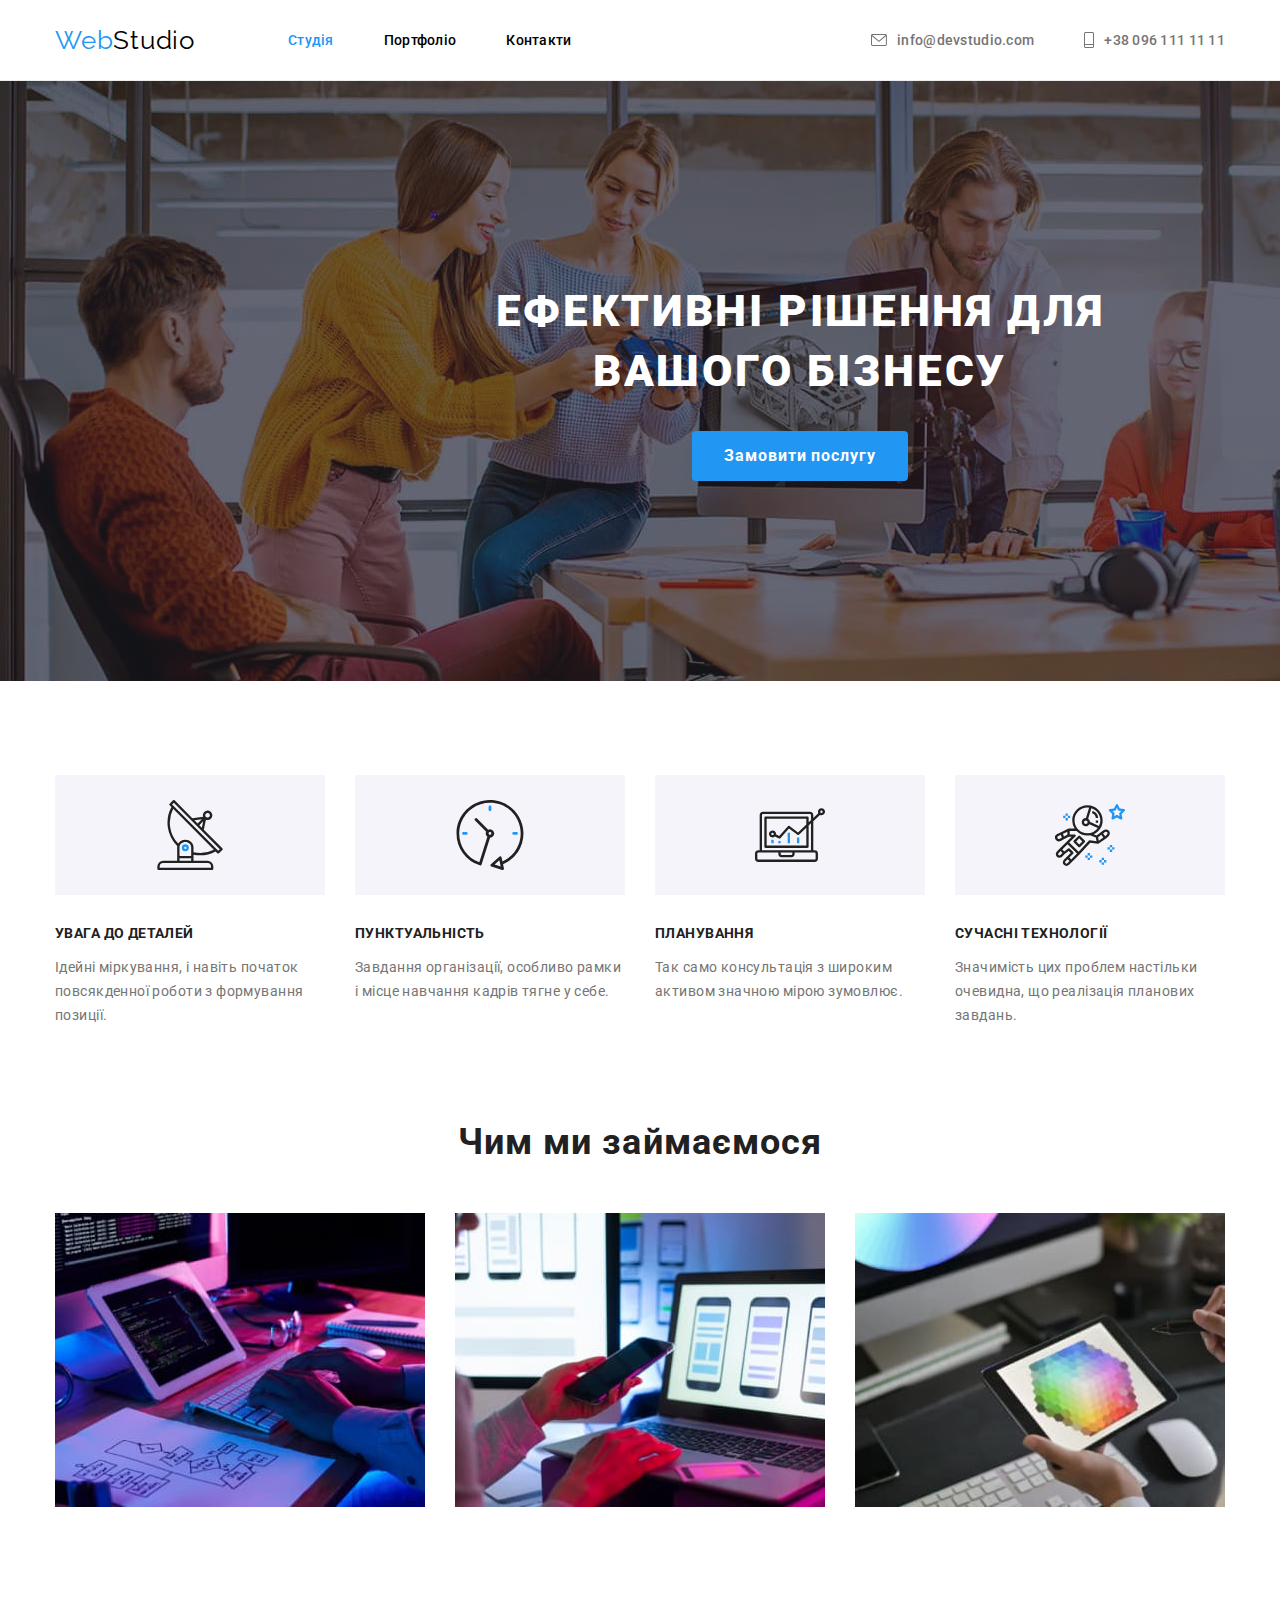
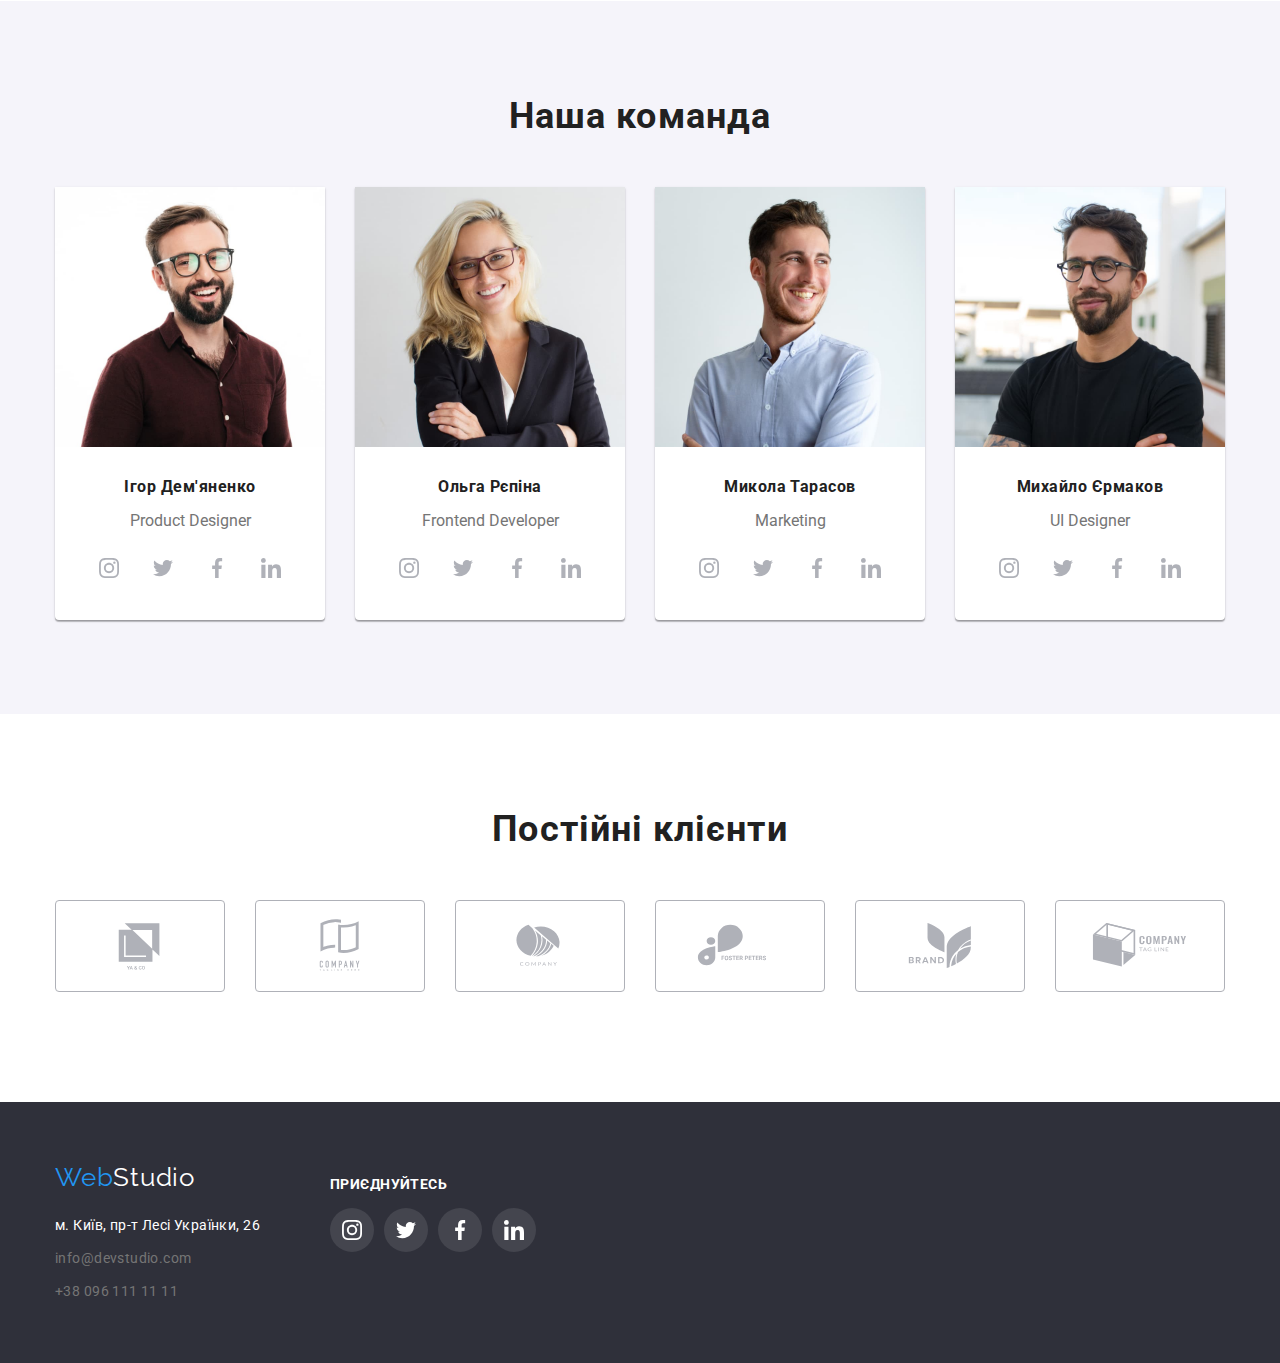
<file: index.html>
<!DOCTYPE html>
<html lang="en">
  <head>
    <meta charset="UTF-8" />
    <meta http-equiv="X-UA-Compatible" content="IE=edge" />
    <meta name="viewport" content="width=device-width, initial-scale=1.0" />
    <title>WebStudio</title>
    <link rel="stylesheet" href="./css/modern-normalize.css" />
    <link rel="stylesheet" href="./css/styles.css" />
    <link rel="preconnect" href="https://fonts.googleapis.com" />
    <link rel="preconnect" href="https://fonts.gstatic.com" crossorigin />
    <link
      href="https://fonts.googleapis.com/css2?family=Montserrat:wght@400;700&family=Raleway:wght@700&family=Roboto:wght@400;500;700;900&display=swap"
      rel="stylesheet"
    />
  </head>
  <body>
    <!-- Шапка -->

    <header class="header-line">
      <div class="container">
        <div class="container-header">
          <div class="logo">
            <a class="studio-logo decoration-link" href="./index.html">
              <span class="web-logo">Web</span>Studio</a
            >
          </div>
          <nav class="header-nav">
            <ul class="list-nav decoration-point">
              <li class="item">
                <a class="link decoration-link current" href="./index.html">Студія</a>
              </li>
              <li class="item">
                <a class="link decoration-link" href="./portfolio.html">Портфоліо</a>
              </li>
              <li class="item">
                <a class="link decoration-link" href="">Контакти</a>
              </li>
            </ul>
          </nav>
          <ul class="list-contact decoration-point">
            <li class="item">
              <a class="link decoration-link" href="mailto:info@devstudio.com">
                <svg class="icon-mail">
                  <use href="./images/icons.svg#icon-envelope"></use>
                </svg>
                info@devstudio.com</a
              >
            </li>
            <li class="item">
              <a class="link decoration-link" href="tel:+380961111111">
                <svg class="icon-smartphone">
                  <use href="./images/icons.svg#icon-smartphone"></use>
                </svg>
                +38 096 111 11 11</a
              >
            </li>
          </ul>
        </div>
      </div>
    </header>

    <!-- Контент -->

    <main>
      <!-- section hero -->
      <section class="section-hero">
        <div class="container">
          <h1 class="title-hero">
            ЕФЕКТИВНІ РІШЕННЯ ДЛЯ <br />
            ВАШОГО БІЗНЕСУ
          </h1>
          <button class="button-hero" type="button">Замовити послугу</button>
        </div>
      </section>

      <!-- section festures -->
      <section class="section-features">
        <div class="container">
          <h2 class="hiden">Особливості</h2>
          <ul class="list-features decoration-point">
            <li class="item">
              <div class="icon-position">
                <svg class="icon-antenna" width="70" height="70">
                  <use href="./images/icons.svg#icon-antenna"></use>
                </svg>
              </div>
              <h3 class="title-features">УВАГА ДО ДЕТАЛЕЙ</h3>
              <p class="paragraph-features">
                Ідейні міркування, і навіть початок повсякденної роботи з формування позиції.
              </p>
            </li>
            <li class="item">
              <div class="icon-position">
                <svg class="icon-clock" width="70" height="70">
                  <use href="./images/icons.svg#icon-clock"></use>
                </svg>
              </div>
              <h3 class="title-features">ПУНКТУАЛЬНІСТЬ</h3>
              <p class="paragraph-features">
                Завдання організації, особливо рамки і місце навчання кадрів тягне у себе.
              </p>
            </li>
            <li class="item">
              <div class="icon-position">
                <svg class="icon-diagram" width="70" height="70">
                  <use href="./images/icons.svg#icon-diagram"></use>
                </svg>
              </div>
              <h3 class="title-features">ПЛАНУВАННЯ</h3>
              <p class="paragraph-features">
                Так само консультація з широким активом значною мірою зумовлює.
              </p>
            </li>
            <li class="item">
              <div class="icon-position">
                <svg class="icon-astronaut" width="70" height="70">
                  <use href="./images/icons.svg#icon-astronaut"></use>
                </svg>
              </div>
              <h3 class="title-features">СУЧАСНІ ТЕХНОЛОГІЇ</h3>
              <p class="paragraph-features">
                Значимість цих проблем настільки очевидна, що реалізація планових завдань.
              </p>
            </li>
          </ul>
        </div>
      </section>

      <!-- section works -->
      <section class="section-works">
        <div class="container">
          <h2 class="title">Чим ми займаємося</h2>
          <ul class="list-works decoration-point">
            <li class="item-works"><img src="./img/writing-code.jpg" alt="написання коду" /></li>
            <li class="item-works"><img src="./img/design.jpg" alt="дизайн" /></li>
            <li class="item-works"><img src="./img/color-choice.jpg" alt="вибір кольору" /></li>
          </ul>
        </div>
      </section>

      <!-- section team -->
      <section class="section section-team">
        <div class="container">
          <h2 class="title">Наша команда</h2>
          <ul class="list-team decoration-point">
            <li class="item-team">
              <img src="./img/Ihor-Demyanenko.jpg" alt="Ігор Дем'яненко" width="270" />
              <h3 class="title-team">Ігор Дем'яненко</h3>
              <p class="paragraph-team">Product Designer</p>
              <ul class="team-contacts decoration-point">
                <li>
                  <a class="icon-size" href="">
                      <svg class="icon-instagram" width="20" height="20">
                        <use href="./images/icons.svg#icon-instagram"></use>
                      </svg>
                  </a>
                </li>
                <li>
                  <a class="icon-size" href="">
                      <svg class="icon-twitter" width="20" height="20">
                        <use href="./images/icons.svg#icon-twitter"></use>
                      </svg>
                  </a>
                </li>
                <li>
                  <a class="icon-size" href="">
                      <svg class="icon-facebook" width="20" height="20">
                        <use href="./images/icons.svg#icon-facebook"></use>
                      </svg>
                  </a>
                </li>
                <li>
                  <a class="icon-size" href="">
                      <svg class="icon-linkedin" width="20" height="20">
                        <use href="./images/icons.svg#icon-linkedin"></use>
                      </svg>
                  </a>
                </li>
              </ul>
            </li>
            <li class="item-team">
              <img src="./img/Olga-Repina.jpg" alt="Ольга Рєпіна" width="270" />
              <h3 class="title-team">Ольга Рєпіна</h3>
              <p class="paragraph-team">Frontend Developer</p>
              <ul class="team-contacts decoration-point">
                <li>
                  <a class="icon-size" href="">
                      <svg class="icon-instagram" width="20" height="20">
                        <use href="./images/icons.svg#icon-instagram"></use>
                      </svg>
                  </a>
                </li>
                <li>
                  <a class="icon-size" href="">
                      <svg class="icon-twitter" width="20" height="20">
                        <use href="./images/icons.svg#icon-twitter"></use>
                      </svg>
                  </a>
                </li>
                <li>
                  <a class="icon-size" href="">
                      <svg class="icon-facebook" width="20" height="20">
                        <use href="./images/icons.svg#icon-facebook"></use>
                      </svg>
                  </a>
                </li>
                <li>
                  <a class="icon-size" href="">
                      <svg class="icon-linkedin" width="20" height="20">
                        <use href="./images/icons.svg#icon-linkedin"></use>
                      </svg>
                  </a>
                </li>
              </ul>
            </li>
            <li class="item-team">
              <img src="./img/Mykola-Tarasov.jpg" alt="Микола Тарасов" width="270" />
              <h3 class="title-team">Микола Тарасов</h3>
              <p class="paragraph-team">Marketing</p>
              <ul class="team-contacts decoration-point">
                <li>
                  <a class="icon-size" href="">
                      <svg class="icon-instagram" width="20" height="20">
                        <use href="./images/icons.svg#icon-instagram"></use>
                      </svg>
                  </a>
                </li>
                <li>
                  <a class="icon-size" href="">
                      <svg class="icon-twitter" width="20" height="20">
                        <use href="./images/icons.svg#icon-twitter"></use>
                      </svg>
                  </a>
                </li>
                <li>
                  <a class="icon-size" href="">
                      <svg class="icon-facebook" width="20" height="20">
                        <use href="./images/icons.svg#icon-facebook"></use>
                      </svg>
                  </a>
                </li>
                <li>
                  <a class="icon-size" href="">
                      <svg class="icon-linkedin" width="20" height="20">
                        <use href="./images/icons.svg#icon-linkedin"></use>
                      </svg>
                  </a>
                </li>
              </ul>
            </li>
            <li class="item-team">
              <img src="./img/Mykhailo-Yermakov.jpg" alt="Михайло Єрмаков" width="270" />
              <h3 class="title-team">Михайло Єрмаков</h3>
              <p class="paragraph-team">UI Designer</p>
              <ul class="team-contacts decoration-point">
                <li>
                  <a class="icon-size" href="">
                      <svg class="icon-instagram" width="20" height="20">
                        <use href="./images/icons.svg#icon-instagram"></use>
                      </svg>
                  </a>
                </li>
                <li>
                  <a class="icon-size" href="">
                      <svg class="icon-twitter" width="20" height="20">
                        <use href="./images/icons.svg#icon-twitter"></use>
                      </svg>
                  </a>
                </li>
                <li>
                  <a class="icon-size" href="">
                      <svg class="icon-facebook" width="20" height="20">
                        <use href="./images/icons.svg#icon-facebook"></use>
                      </svg>
                  </a>
                </li>
                <li>
                  <a class="icon-size" href="">
                      <svg class="icon-linkedin" width="20" height="20">
                        <use href="./images/icons.svg#icon-linkedin"></use>
                      </svg>
                  </a>
                </li>
              </ul>
            </li>
          </ul>
        </div>
      </section>
      <section class="company-client">
        <div class="container">
          <h2 class="title">Постійні клієнти</h2>
          <ul class="companies decoration-point">
            <li><a class="icon-styles" href="">
                      <svg class="icon-ya--co" width="106" height="60">
                        <use href="./images/icons.svg#icon-ya--co"></use>
                      </svg>
            </a></li>
            <li><a class="icon-styles" href="">
                      <svg class="icon-company-tagline-here" width="106" height="60">
                        <use href="./images/icons.svg#icon-company-tagline-here"></use>
                      </svg>
            </a></li>
            <li><a class="icon-styles" href="">
                      <svg class="icon-company" width="106" height="60">
                        <use href="./images/icons.svg#icon-company"></use>
                      </svg>
            </a></li>
            <li><a class="icon-styles" href="">
                      <svg class="icon-fosters-peters" width="106" height="60">
                        <use href="./images/icons.svg#icon-fosters-peters"></use>
                      </svg>
            </a></li>
            <li><a class="icon-styles" href="">
                      <svg class="icon-brand" width="106" height="60">
                        <use href="./images/icons.svg#icon-brand"></use>
                      </svg>
            </a></li>
            <li><a class="icon-styles" href="">
                      <svg class="icon-company-tagline" width="106" height="60">
                        <use href="./images/icons.svg#icon-company-tagline"></use>
                      </svg>
            </a></li>
          </ul>
        </div>
      </section>
    </main>

    <!-- Підвал -->

    <footer>
      <div class="set-footer">
        <div class="container container-footer">
          <div class="logo-address">
            <div class="logo-footer">
              <a class="studio-logo-footer decoration-link" href="./index.html">
                <span class="web-logo">Web</span>Studio</a
              >
            </div>
            <address>
              <ul class="list-contact-address decoration-point">
                <li class="styles-link">
                  <a
                    class="link-address style-address decoration-link"
                    href="https://goo.gl/maps/E6FotYMbGwr5JEnZ7"
                    target="_blank"
                    rel="noopener nofollow noreferrer"
                    >м. Київ, пр-т Лесі Українки, 26</a
                  >
                </li>
                <li class="styles-link">
                  <a
                    class="contact-link-address style-address decoration-link"
                    href="mailto:info@devstudio.com"
                    >info@devstudio.com</a
                  >
                </li>
                <li class="styles-link">
                  <a
                    class="contact-link-address style-address decoration-link"
                    href="tel:+380961111111"
                    >+38 096 111 11 11</a
                  >
                </li>
              </ul>
            </address>
          </div>
          <div class="footer-contacts-link">
            <p>ПРИЄДНУЙТЕСЬ</p>
            <ul class="style-contacts-link decoration-point">
              <li>
                <a class="icon-size icon-size-footer" href="">
                    <svg class="icon-instagram" width="20" height="20">
                      <use href="./images/icons.svg#icon-instagram"></use>
                    </svg>
                </a>
              </li>
              <li>
                <a class="icon-size icon-size-footer" href="">
                    <svg class="icon-twitter" width="20" height="20">
                      <use href="./images/icons.svg#icon-twitter"></use>
                    </svg>
                </a>
              </li>
              <li>
                <a class="icon-size icon-size-footer" href="">
                    <svg class="icon-facebook" width="20" height="20">
                      <use href="./images/icons.svg#icon-facebook"></use>
                    </svg>
                </a>
              </li>
              <li>
                <a class="icon-size icon-size-footer" href="">
                    <svg class="icon-linkedin" width="20" height="20">
                      <use href="./images/icons.svg#icon-linkedin"></use>
                    </svg>
                </a>
              </li>
            </ul>
          </div>
        </div>
      </div>
    </footer>
  </body>
</html>
</file>
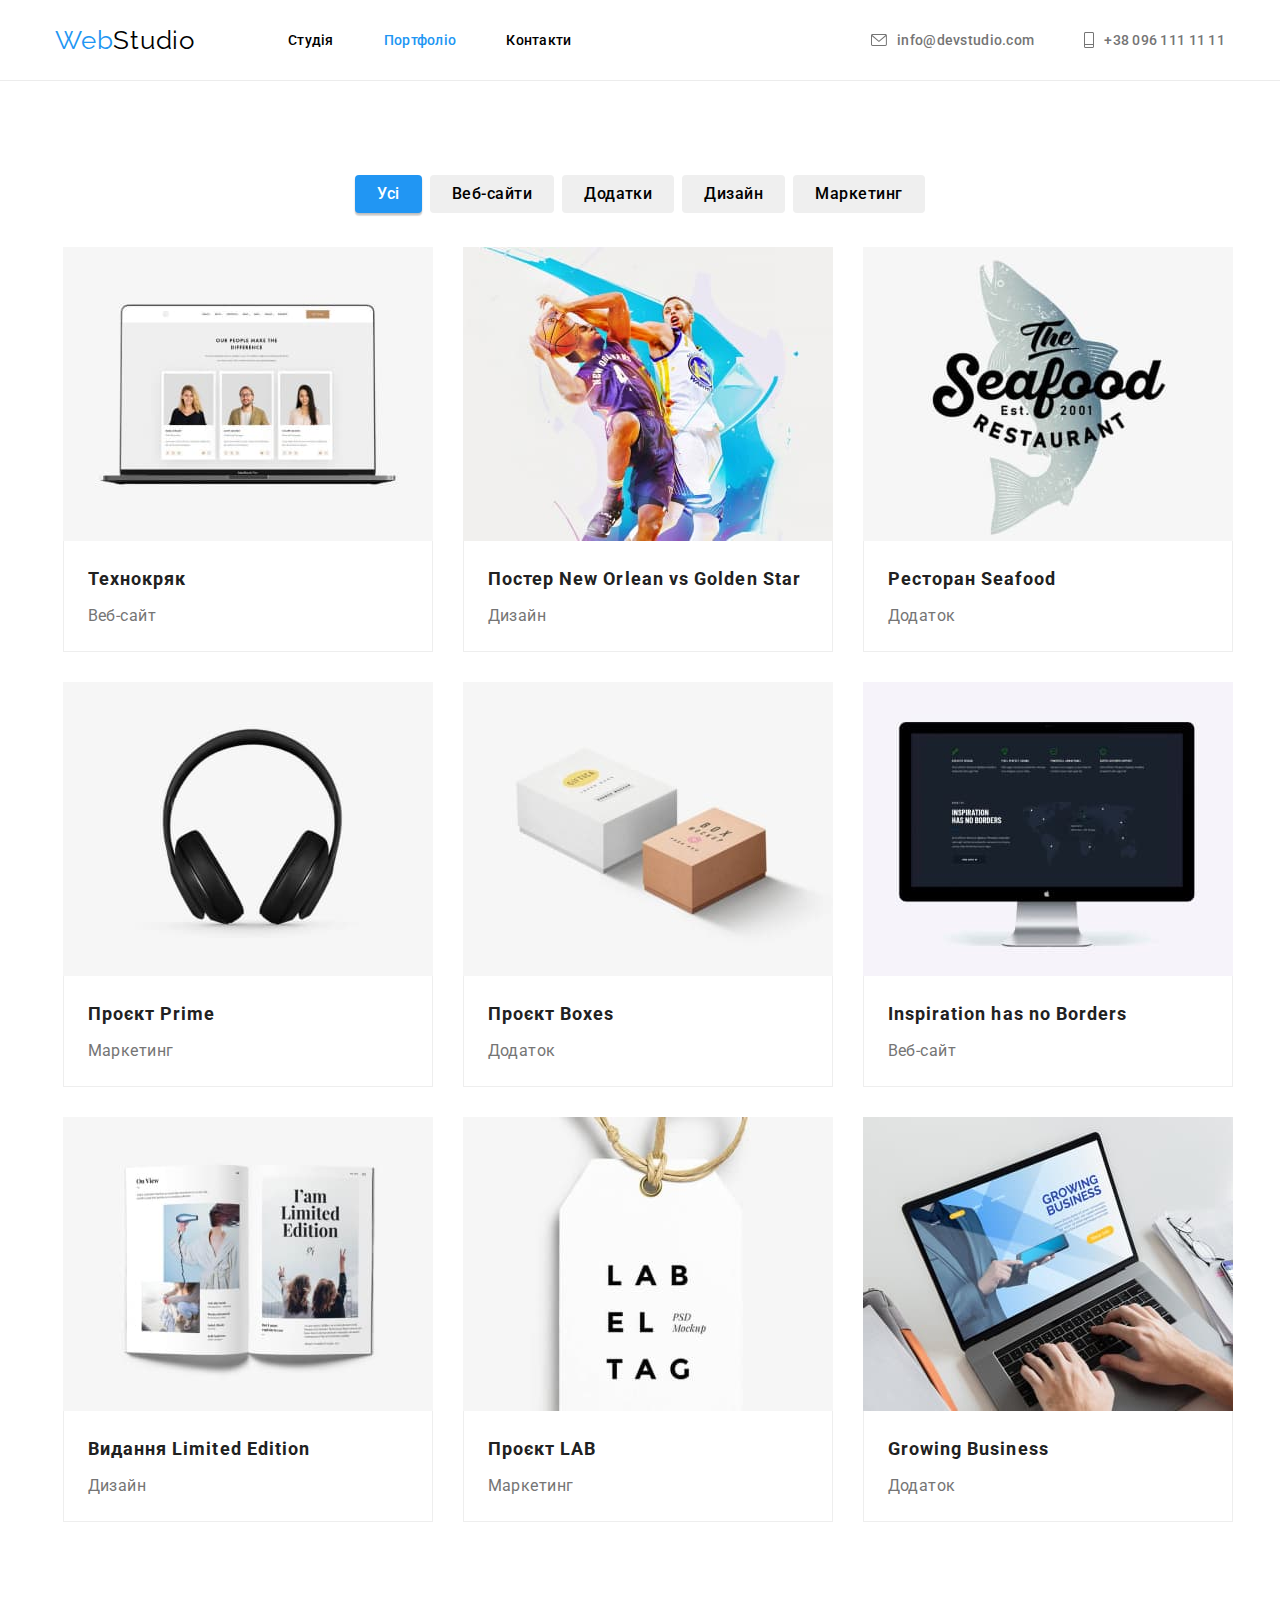
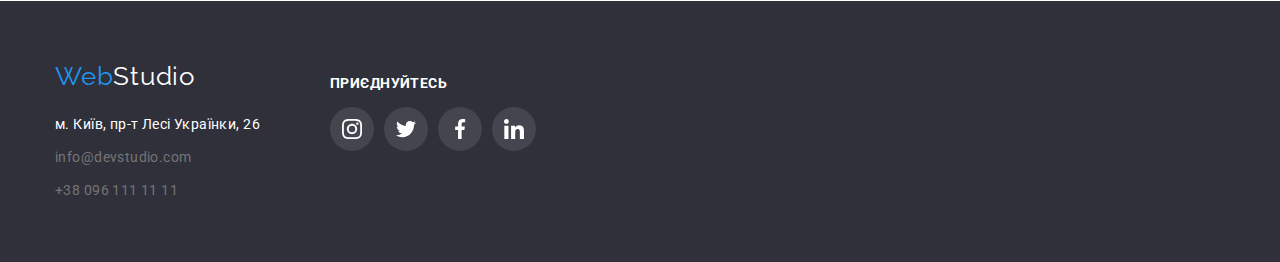
<file: portfolio.html>
<!DOCTYPE html>
<html lang="en">
  <head>
    <meta charset="UTF-8" />
    <meta http-equiv="X-UA-Compatible" content="IE=edge" />
    <meta name="viewport" content="width=device-width, initial-scale=1.0" />
    <title>Портфоліо</title>
    <link rel="stylesheet" href="./css/modern-normalize.css" />
    <link rel="stylesheet" href="./css/styles.css" />
    <link rel="preconnect" href="https://fonts.googleapis.com" />
    <link rel="preconnect" href="https://fonts.gstatic.com" crossorigin />
    <link
      href="https://fonts.googleapis.com/css2?family=Montserrat:wght@400;700&family=Raleway:wght@700&family=Roboto:wght@400;500;700;900&display=swap"
      rel="stylesheet"
    />
  </head>
  <body>
    <!-- шапка -->

    <header class="header-line">
      <div class="container">
        <div class="container-header">
          <div class="logo">
            <a class="studio-logo decoration-link" href="./index.html">
              <span class="web-logo">Web</span>Studio</a
            >
          </div>
          <nav class="header-nav">
            <ul class="list-nav decoration-point">
              <li class="item">
                <a class="link decoration-link" href="./index.html">Студія</a>
              </li>
              <li class="item">
                <a class="link decoration-link current" href="./portfolio.html">Портфоліо</a>
              </li>
              <li class="item">
                <a class="link decoration-link" href="">Контакти</a>
              </li>
            </ul>
          </nav>
          <ul class="list-contact decoration-point">
            <li class="item">
              <a class="link decoration-link" href="mailto:info@devstudio.com">
                <svg class="icon-mail">
                  <use href="./images/icons.svg#icon-envelope"></use>
                </svg>
                info@devstudio.com</a
              >
            </li>
            <li class="item">
              <a class="link decoration-link" href="tel:+380961111111">
                <svg class="icon-smartphone">
                  <use href="./images/icons.svg#icon-smartphone"></use>
                </svg>
                +38 096 111 11 11</a
              >
            </li>
          </ul>
        </div>
      </div>
    </header>

    <!-- контент -->
    <main>
      <section class="section section-portfolio">
        <div class="container">
          <h1 class="hiden">Портфоліо</h1>
          <ul class="list-filter-portfolio decoration-point">
            <li class="button-filter">
              <button class="item-button item-one" type="button">Усі</button>
            </li>
            <li class="button-filter">
              <button class="item-button" type="button">Веб-сайти</button>
            </li>
            <li class="button-filter">
              <button class="item-button" type="button">Додатки</button>
            </li>
            <li class="button-filter">
              <button class="item-button" type="button">Дизайн</button>
            </li>
            <li class="button-filter">
              <button class="item-button" type="button">Маркетинг</button>
            </li>
          </ul>
          <ul class="list-portfolio decoration-point">
            <li class="item-portfolio">
              <a class="link-shadow decoration-link" href="">
                  <img src="./img/notebook.jpg" alt="notebook" width="370" />
                <div class="card-discription">
                  <h2 class="title-portfolio">Технокряк</h2>
                  <p class="paragraph-portfolio">Веб-сайт</p>
                  <p class="paragraph-hiden">
                    Lorem ipsum dolor sit amet, consectetur adipisicing elit.
                  </p>
                </div>
              </a>
            </li>
            <li class="item-portfolio">
              <a class="link-shadow decoration-link" href="">
                <img
                  src="./img/basketball-players.jpg"
                  alt="poster with the image of basketball players"
                  height="294" width="370"
                />
                <div class="card-discription">
                  <h2 class="title-portfolio">Постер New Orlean vs Golden Star</h2>
                  <p class="paragraph-portfolio">Дизайн</p>
                  <p class="paragraph-hiden">
                    Lorem ipsum dolor sit amet, consectetur adipisicing elit.
                  </p>
                </div>
              </a>
            </li>
            <li class="item-portfolio">
              <a class="link-shadow decoration-link" href="">
                <img
                  src="./img/logotype-the-seafood.jpg"
                  alt="logotype 'the seafood'"
                  width="370"
                />
                <div class="card-discription">
                  <h2 class="title-portfolio">Ресторан Seafood</h2>
                  <p class="paragraph-portfolio">Додаток</p>
                  <p class="paragraph-hiden">
                    Lorem ipsum dolor sit amet, consectetur adipisicing elit.
                  </p>
                </div>
              </a>
            </li>
            <li class="item-portfolio">
              <a class="link-shadow decoration-link" href="">
                <img src="./img/headphone.jpg" alt="headphone" width="370" />
                <div class="card-discription">
                  <h2 class="title-portfolio">Проєкт Prime</h2>
                  <p class="paragraph-portfolio">Маркетинг</p>
                  <p class="paragraph-hiden">
                    Lorem ipsum dolor sit amet, consectetur adipisicing elit.
                  </p>
                </div>
              </a>
            </li>
            <li class="item-portfolio">
              <a class="link-shadow decoration-link" href="">
                <img src="./img/two-box.jpg" alt="two box" width="370" />
                <div class="card-discription">
                  <h2 class="title-portfolio">Проєкт Boxes</h2>
                  <p class="paragraph-portfolio">Додаток</p>
                  <p class="paragraph-hiden">
                    Lorem ipsum dolor sit amet, consectetur adipisicing elit.
                  </p>
                </div>
              </a>
            </li>
            <li class="item-portfolio">
              <a class="link-shadow decoration-link" href="">
                <img
                  src="./img/monitor.jpg"
                  alt="a monitor with an image of statistics"
                  width="370"
                />
                <div class="card-discription">
                  <h2 class="title-portfolio">Inspiration has no Borders</h2>
                  <p class="paragraph-portfolio">Веб-сайт</p>
                  <p class="paragraph-hiden">
                    Lorem ipsum dolor sit amet, consectetur adipisicing elit.
                  </p>
                </div>
              </a>
            </li>
            <li class="item-portfolio">
              <a class="link-shadow decoration-link" href="">
                <img src="./img/book.jpg" alt="book" width="370" />
                <div class="card-discription">
                  <h2 class="title-portfolio">Видання Limited Edition</h2>
                  <p class="paragraph-portfolio">Дизайн</p>
                  <p class="paragraph-hiden">
                    Lorem ipsum dolor sit amet, consectetur adipisicing elit.
                  </p>
                </div>
              </a>
            </li>
            <li class="item-portfolio">
              <a class="link-shadow decoration-link" href="">
                <img
                  src="./img/label.jpg"
                  alt="a label with an inscription 'lab el tag psd mockup'"
                  width="370"
                />
                <div class="card-discription">
                  <h2 class="title-portfolio">Проєкт LAB</h2>
                  <p class="paragraph-portfolio">Маркетинг</p>
                  <p class="paragraph-hiden">
                    Lorem ipsum dolor sit amet, consectetur adipisicing elit.
                  </p>
                </div>
              </a>
            </li>
            <li class="item-portfolio">
              <a class="link-shadow decoration-link" href="">
                <img
                  src="./img/laptop.jpg"
                  alt="a laptop on which the background of the application is depicted 'Growing Business'"
                  width="370"
                />
                <div class="card-discription">
                  <h2 class="title-portfolio">Growing Business</h2>
                  <p class="paragraph-portfolio">Додаток</p>
                  <p class="paragraph-hiden">
                    Lorem ipsum dolor sit amet, consectetur adipisicing elit.
                  </p>
                </div>
              </a>
            </li>
          </ul>
        </div>
      </section>
    </main>

    <!-- Підвал -->

    <footer>
      <div class="set-footer">
        <div class="container container-footer">
          <div class="logo-address">
            <div class="logo-footer">
              <a class="studio-logo-footer decoration-link" href="./index.html">
                <span class="web-logo">Web</span>Studio</a
              >
            </div>
            <address>
              <ul class="list-contact-address decoration-point">
                <li class="styles-link">
                  <a
                    class="link-address style-address decoration-link"
                    href="https://goo.gl/maps/E6FotYMbGwr5JEnZ7"
                    target="_blank"
                    rel="noopener nofollow noreferrer"
                    >м. Київ, пр-т Лесі Українки, 26</a
                  >
                </li>
                <li class="styles-link">
                  <a
                    class="contact-link-address style-address decoration-link"
                    href="mailto:info@devstudio.com"
                    >info@devstudio.com</a
                  >
                </li>
                <li class="styles-link">
                  <a
                    class="contact-link-address style-address decoration-link"
                    href="tel:+380961111111"
                    >+38 096 111 11 11</a
                  >
                </li>
              </ul>
            </address>
          </div>
          <div class="footer-contacts-link">
            <p>ПРИЄДНУЙТЕСЬ</p>
            <ul class="style-contacts-link decoration-point">
              <li>
                <a class="icon-size icon-size-footer" href="">
                    <svg class="icon-instagram" width="20" height="20">
                      <use href="./images/icons.svg#icon-instagram"></use>
                    </svg>
                </a>
              </li>
              <li>
                <a class="icon-size icon-size-footer" href="">
                    <svg class="icon-twitter" width="20" height="20">
                      <use href="./images/icons.svg#icon-twitter"></use>
                    </svg>
                </a>
              </li>
              <li>
                <a class="icon-size icon-size-footer" href="">
                    <svg class="icon-facebook" width="20" height="20">
                      <use href="./images/icons.svg#icon-facebook"></use>
                    </svg>
                </a>
              </li>
              <li>
                <a class="icon-size icon-size-footer" href="">
                    <svg class="icon-linkedin" width="20" height="20">
                      <use href="./images/icons.svg#icon-linkedin"></use>
                    </svg>
                </a>
              </li>
            </ul>
          </div>
        </div>
      </div>
    </footer>
  </body>
</html>
</file>
<file: css/styles.css>
/* ----------------------------(color-variables)------------------------------ */
:root {
  --blue-color: #2196f3;
  --white-color: #fff;
  --black-color: #000;
  --gray-color: #757575;
  --gray-team-contacts-color: #AFB1B8;
  --black-text-color: #212121;
  --white-background-color: #f5f5f5;
  --white-background-team-color:#F5F4FA;
  --card-border-color: #EEEEEE;
  --gray-background-color: #2f303a;
  --card-shadow-team: 0px 1px 3px rgba(0, 0, 0, 0.12), 0px 1px 1px rgba(0, 0, 0, 0.14),
    0px 2px 1px rgba(0, 0, 0, 0.2);
  --card-shadow-filter: 0px 3px 1px rgba(0, 0, 0, 0.1), 0px 1px 2px rgba(0, 0, 0, 0.08),
    0px 2px 2px rgba(0, 0, 0, 0.12);
  --card-shadow-hight: 0px 1px 1px rgba(0, 0, 0, 0.12), 0px 4px 4px rgba(0, 0, 0, 0.06), 1px 4px 16px rgba(0, 0, 0, 0.16);
  --border-test: 1px solid tomato;
}

/* BODY */

body {
  font-family: 'roboto', 'montserrat', sans-serif;
  color: var(--black-color);
}

img {
  display: block;
}

.decoration-link {
  text-decoration: none;
  color: var(--black-color);
}

.decoration-point {
  list-style: none;
  padding: 0;
}

/* text hiden */

.hiden {
  position: absolute;
  width: 1px;
  height: 1px;
  margin: -1px;
  border: 0;
  padding: 0;

  white-space: nowrap;
  clip-path: inset(100%);
  clip: rect(0 0 0 0);
  overflow: hidden;
}
/* відступ */

.conteiner-header-footer {
  margin: 0 auto;
}

.container {
  width: 1200px;
  padding-left: 15px;
  padding-right: 15px;
  margin-left: auto;
  margin-right: auto;
  /* test border */
  /* border: var(--border-test);  */
}

.header-line {
  border-bottom: 1px solid #ECECEC;
}
/* ----------------------------------------HEADER-------------------------------- */
.container-header {
  display: flex;
  align-items: center;
}

.logo {
  margin-right: 93px;
}

.studio-logo {
  font-family: 'raleway', sans-serif;
  font-size: 26px;
  line-height: calc(31 / 26);
  letter-spacing: 0.03em;
  box-sizing: border-box;
  align-items: center;
  padding-top: 24px;
  padding-bottom: 25px;
}

.list-contact,
.list-nav {
  font-weight: 500;
  font-size: 14px;
  line-height: calc(16 / 14);
  letter-spacing: 0.02em;
  color: var(--black-text-color);
}

.list-nav {
  display: flex;
  margin: 0;
}

.list-nav .item:not(:last-child) {
  margin-right: 50px;
}


.link {
  display: flex;
  padding-top: 32px;
  padding-bottom: 32px;
  cursor: pointer;
  align-items: center;
}

.list-contact .link{
  color: var(--gray-color);
}

.list-contact {
  display: flex;
  margin-left: auto;
  margin-top: 0;
  margin-bottom: 0;
  color: var(--gray-color);
}

.icon-mail {
  display: inline;
  width: 16px;
  height: 12px;
  fill: currentColor;
  margin-right: 10px;
}

.icon-smartphone {
  width: 10px;
  height: 16px;
  fill: currentColor;
  margin-right: 10px;
}

.list-contact .item:not(:last-child) {
  margin-right: 50px;
}

.web-logo {
  color: var(--blue-color);
}

.current {
  color: var(--blue-color);
}

.item .link:hover,
.item .link:focus {
  color: var(--blue-color);
}

.item .link:active {
  color: var(--gray-color);
}

/* ---------------------------------------------------------------------- */
/* ----------------------------------MAIN-------------------------------- */

/* ==================================MAIN-1============================== */

/* SECTION HERO */

.section-hero {
  background-color: var(--gray-background-color);
  padding-top: 200px;
  padding-bottom: 200px;
  width: 1600px;
  margin: 0 auto;
  background-image: linear-gradient(rgba(47, 48, 58, 0.4),rgba(47, 48, 58, 0.4)), url("../img/hero.jpg");
}

.title-hero {
  font-weight: 900;
  font-size: 44px;
  line-height: calc(60 / 44);
  text-align: center;
  letter-spacing: 0.06em;
  text-transform: uppercase;
  color: var(--white-color);
  margin: 0 auto;
  margin-bottom: 30px;
}

.button-hero {
  color: var(--white-color);
  background-color: var(--blue-color);
  font-weight: 700;
  font-size: 16px;
  line-height: calc(30 / 16);
  letter-spacing: 0.06em;
  padding: 10px 32px;
  border: 0;
  border-radius: 4px;
  display: flex;
  margin: auto;
  cursor: pointer;
}

.button-hero:hover,
.button-hero:focus {
  color: var(--black-color);
  background-color: var(--white-color);
}

/* SECTION FEATURES */

.section-features {
  padding-top: 94px;
  
}

.list-features .item {
  width: 270px;
  padding: 0;
}

.title-features {
  font-size: 14px;
  line-height: calc(16 / 14);
  letter-spacing: 0.03em;
  text-transform: uppercase;
  color: var(--black-text-color);
  margin-top: 30px;
}

.paragraph-features {
  font-size: 14px;
  line-height: calc(24 / 14);
  letter-spacing: 0.03em;
  color: var(--gray-color);
  margin-top: 0;
  margin-bottom: 0;
}

.list-features {
  display: flex;
  justify-content: center;
  gap: 30px;
  margin-top: 0;
  margin-bottom: 0;
}

.icon-position {
  display: flex;
  justify-content: center;
  align-items: center;
  width: 270px;
  height: 120px;
  background-color: var(--white-background-team-color);
}

/* TITLE (заголовки) */

.title {
  font-size: 36px;
  line-height: calc(42 / 36);
  text-align: center;
  letter-spacing: 0.03em;
  margin-top: 0;
  margin-bottom: 50px;
  color: var(--black-text-color);
}

/* WORKS */

.section-works {
  padding-top:94px;
  padding-bottom: 94px;
}

.list-works {
  height: 294px;
  display: flex;
  justify-content: center;
  margin-top: 0;
  margin-bottom: 0;
}

.item-works:not(:first-child) {
  padding-left: 30px;
}

/* TEAM */

.section-team {
  padding-top: 94px;
  padding-bottom: 94px;
  background-color: var(--white-background-team-color);
  color: var(--black-text-color);
}

.title-team {
  margin-top: 30px;
  font-size: 16px;
  line-height: calc(19 / 16);
  letter-spacing: 0.03em;
}

.list-team {
  display: flex;
  justify-content: center;
  margin-top: 0;
  margin-bottom: 0;
}

.item-team {
  display: block;
  text-align: center;
  margin: 15px;
  margin-top: 0;
  margin-bottom: 0;
  box-shadow: var(--card-shadow-team);
  border-radius: 0px 0px 4px 4px;
  background-color: var(--white-color);
  
}

.paragraph-team {
  color: var(--gray-color);
}

.team-contacts {
  display: inline-flex;
  gap: 10px;
  margin-bottom: 30px;
}

.icon-size {
  display: inline-flex;
  justify-content: center;
  align-items: center;
  width: 44px;
  height: 44px;
  fill: var(--gray-team-contacts-color);
  border-radius: 50%;
}

.icon-size:hover,
.icon-size:focus {
  background-color: var(--blue-color);
  fill: var(--white-color);
}

/* SECTION COMPANY CLIENT */

.company-client {
  padding-top: 94px;
  padding-bottom: 94px;
  text-align: center;
}

.companies{
  display: flex;
  justify-content: center;
  gap: 30px;
}

.icon-styles {
  display: inline-flex;
  justify-content: center;
  align-items: center;
  width: 170px;
  height: 92px;
  border: 1px solid #AFB1B8;
  border-radius: 4px;
  fill: var(--gray-team-contacts-color);
}

.icon-styles:hover,
.icon-styles:focus {
  border: 1px solid var(--blue-color);
  fill: var(--blue-color);
}
/* ==================================MAIN-2================================= */

/* PORTFOLIO */

.section-portfolio {
  padding-top: 94px;
  padding-bottom: 94px;
}

.list-filter-portfolio {
  display: flex;
  justify-content: center;
  margin: 0;
  margin-bottom: 34px;
}

.button-filter:not(:last-child) {
  margin-right: 8px;
}

.item-portfolio:nth-last-child(-n + 3) {
  margin-bottom: 0;
}

.title-portfolio {
  margin-top: 0;
  margin-bottom: 0;
  color: var(--black-text-color);
}

.paragraph-portfolio {
  margin-top: 4px;
  margin-bottom: 0;
}

.item-button {
  padding: 6px 22px;
  border-radius: 4px;
  border: 0;
  cursor: pointer;
}

.card-discription {
  padding-left: 24px;
  padding-top: 20px;
  padding-bottom: 20px;
  border: 1px solid var(--card-border-color);
  border-top: inherit;
} 

.list-portfolio {
  display: flex;
  flex-wrap: wrap;
  margin-top: 0;
  margin-bottom: 0;
  margin: -15px;
  justify-content: center;
}

.item-portfolio {
  width: 370px;
  margin: 15px;
}

.discription-link {
  display: block;
}

.item-portfolio:nth-child(3n) {
  margin-right: 0px;
}

.item-portfolio:nth-last-child(-n + 3) {
  margin-bottom: 0;
}

.list-filter-portfolio .item-button {
  font-weight: 500;
  font-size: 16px;
  line-height: calc(26 / 16);
  text-align: center;
  letter-spacing: 0.03em;
}

.card-discription .title-portfolio {
  font-size: 18px;
  line-height: calc(36 / 18);
  letter-spacing: 0.06em;
}

.card-discription .paragraph-portfolio {
  font-size: 16px;
  line-height: calc(30 / 16);
  letter-spacing: 0.03em;
  color: var(--gray-color);
}

.item-one {
  background-color: var(--blue-color);
  color: var(--white-color);
  box-shadow: var(--card-shadow-filter);
}

.item-portfolio .link-shadow {
  display: inline-block;
}

.item-portfolio .link-shadow:hover,
.item-portfolio .link-shadow:focus {
  box-shadow: var(--card-shadow-hight);
}

.item-button:focus,
.item-button:hover {
  background-color: var(--blue-color);
  color: var(--white-color);
  box-shadow: var(--card-shadow-filter);
}

.list-filter-portfolio .item-button:active {
  color: #a7a7a7;
  background-color:#0086d4;
}

/* ++++++++++++++++++!(ALERT)ТИМЧАСОВО!(ALERT)++++++++++++++++++++ */

.paragraph-hiden {
  display: none;
}

/* +++++++++++++++++!(ALERT)ТИМЧАСОВО!(ALERT)+++++++++++++++++++++ */
/* ------------------------------------------------------------------------- */
/* -------------------------------footer------------------------------------ */

.set-footer{
  background-color: var(--gray-background-color);
  padding-top: 60px;
  padding-bottom: 60px;
}

.container-footer {
  display: flex;
}

.logo-footer .studio-logo-footer {
  color: var(--white-color);
}

.logo-footer {
  font-family: 'raleway', sans-serif;
  font-size: 26px;
  display: flex;
  line-height: calc(31 / 26);
  letter-spacing: 0.03em;
  margin-right: auto;
  margin-bottom: 20px;
}

.list-contact-address {
  font-style: normal;
  margin-top: 0;
  margin-bottom: 0;
  font-size: 14px;
  line-height: calc(24 / 14);
  letter-spacing: 0.03em;
}

.style-address:hover,
.style-address:focus {
  color: var(--blue-color);
}

.styles-link:not(:last-child) {
  margin-bottom: 9px;
}

.link-address {
  color: var(--white-color);
}

.contact-link-address {
  color: var(--gray-color);
}

.logo-address {
  margin-right: 70px;
}

.footer-contacts-link {
  color: var(--white-color);
  margin-right: auto;
  padding-top: 14px;
}

.footer-contacts-link p {

  font-weight: 700;
  font-size: 14px;
  line-height: calc(16 / 14);
  letter-spacing: 0.03em;
  text-transform: uppercase;
  margin-top: 0;
}

.icon-size-footer{
  background-color: rgba(255, 255, 255, 0.1);
  fill: var(--white-color);
}

.style-contacts-link {
  display: flex;
  gap: 10px;
}
</file>
